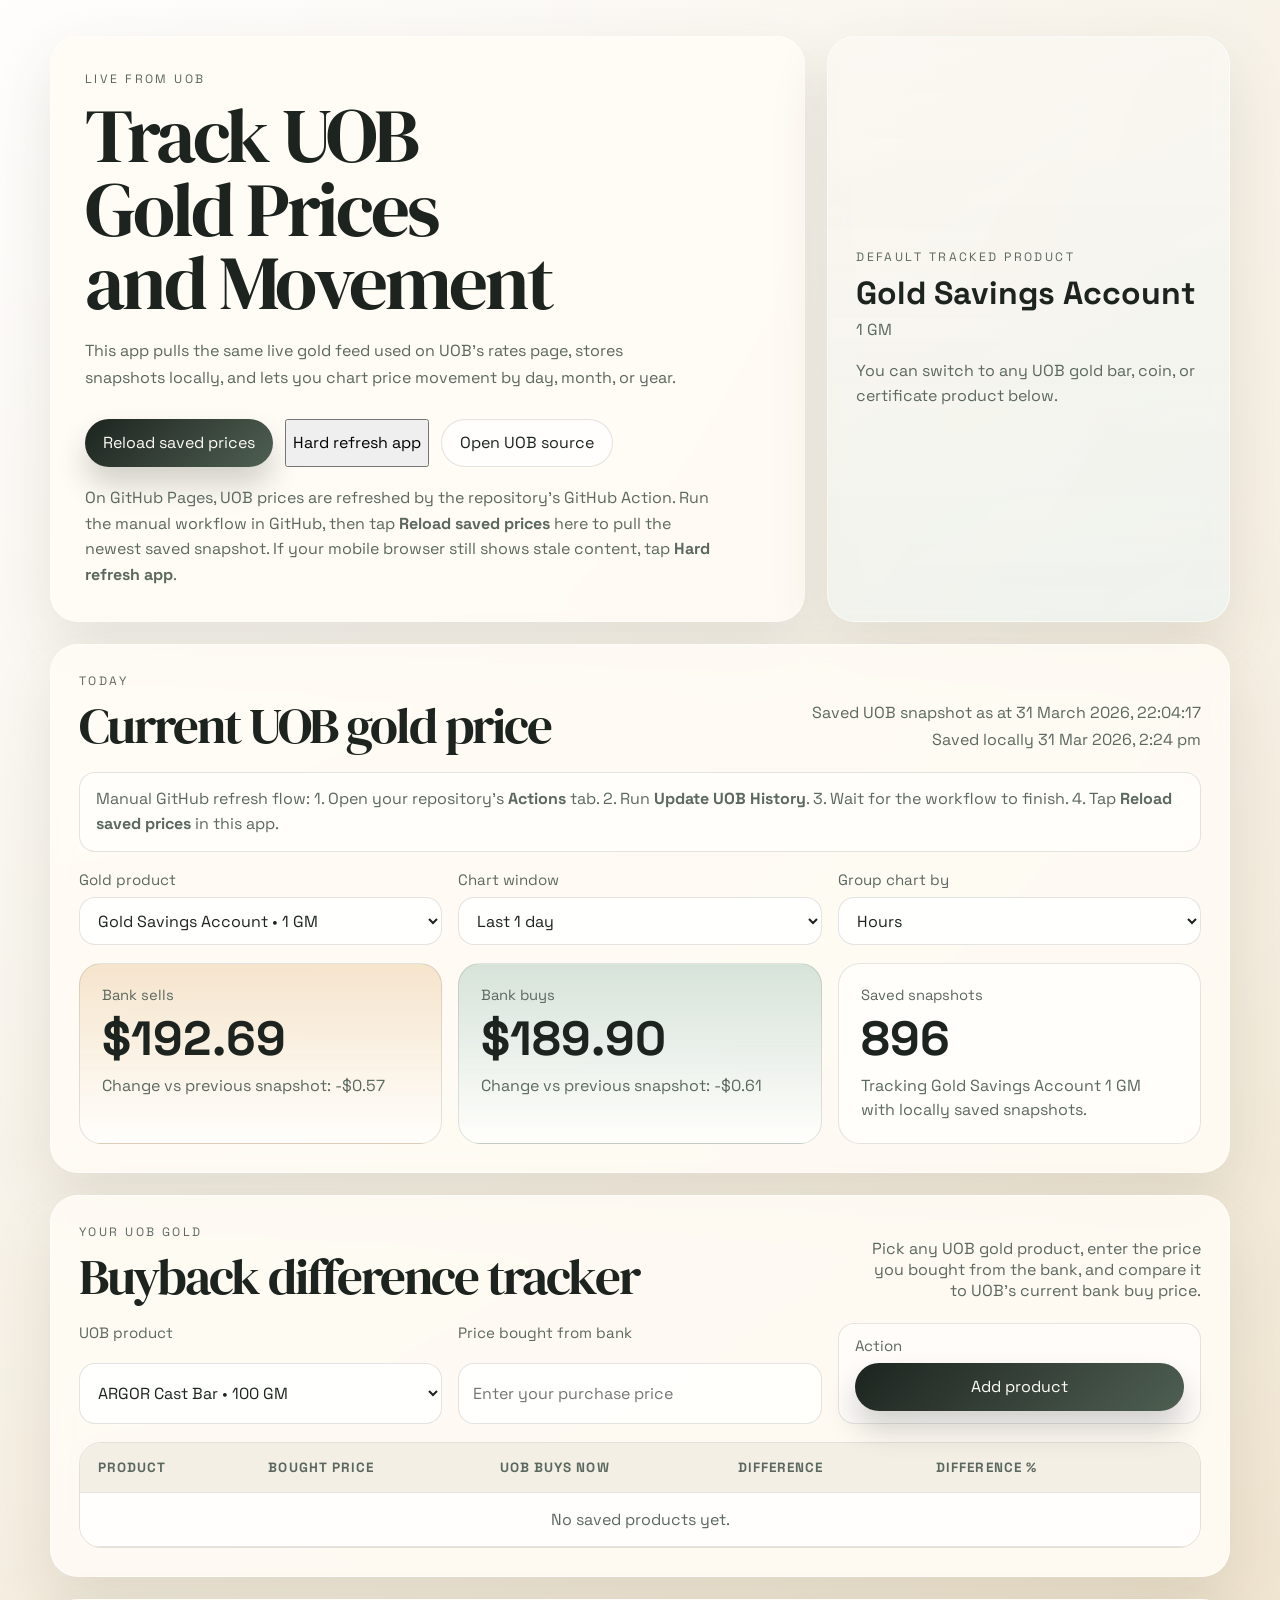
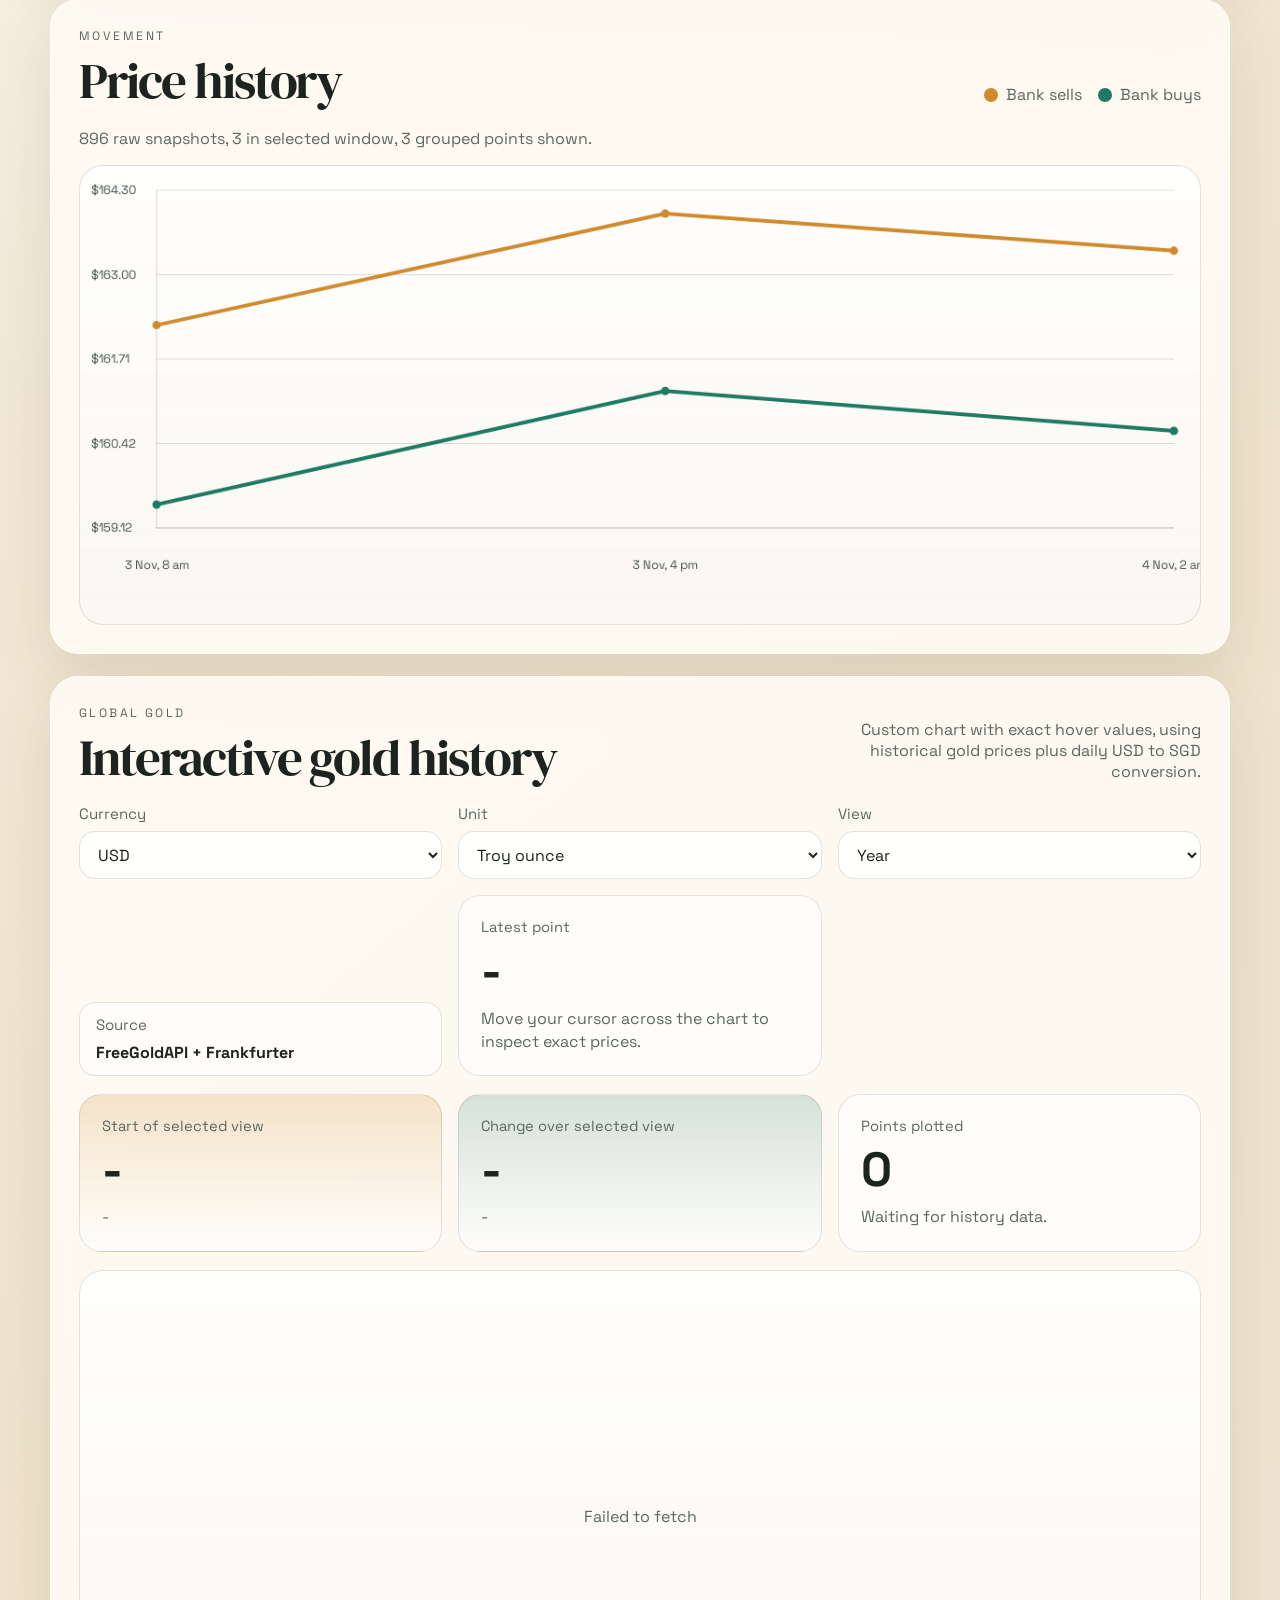
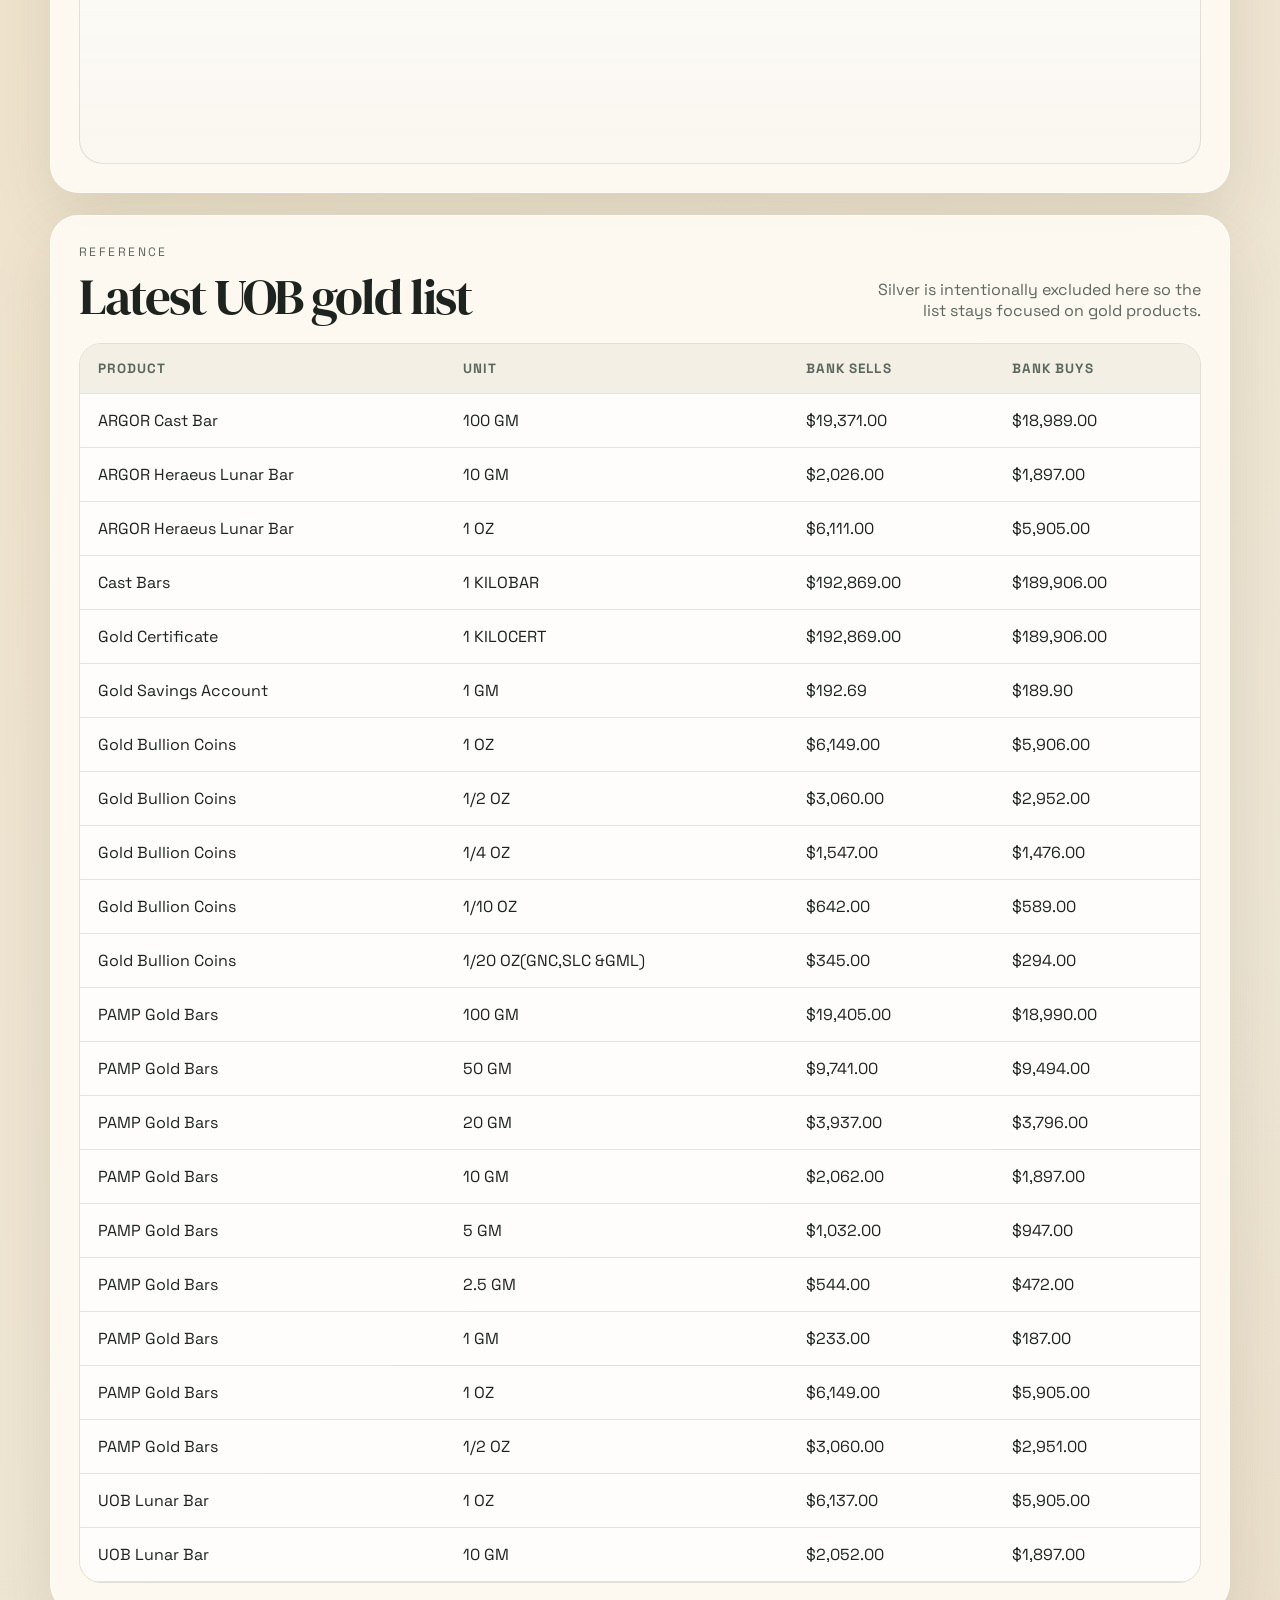
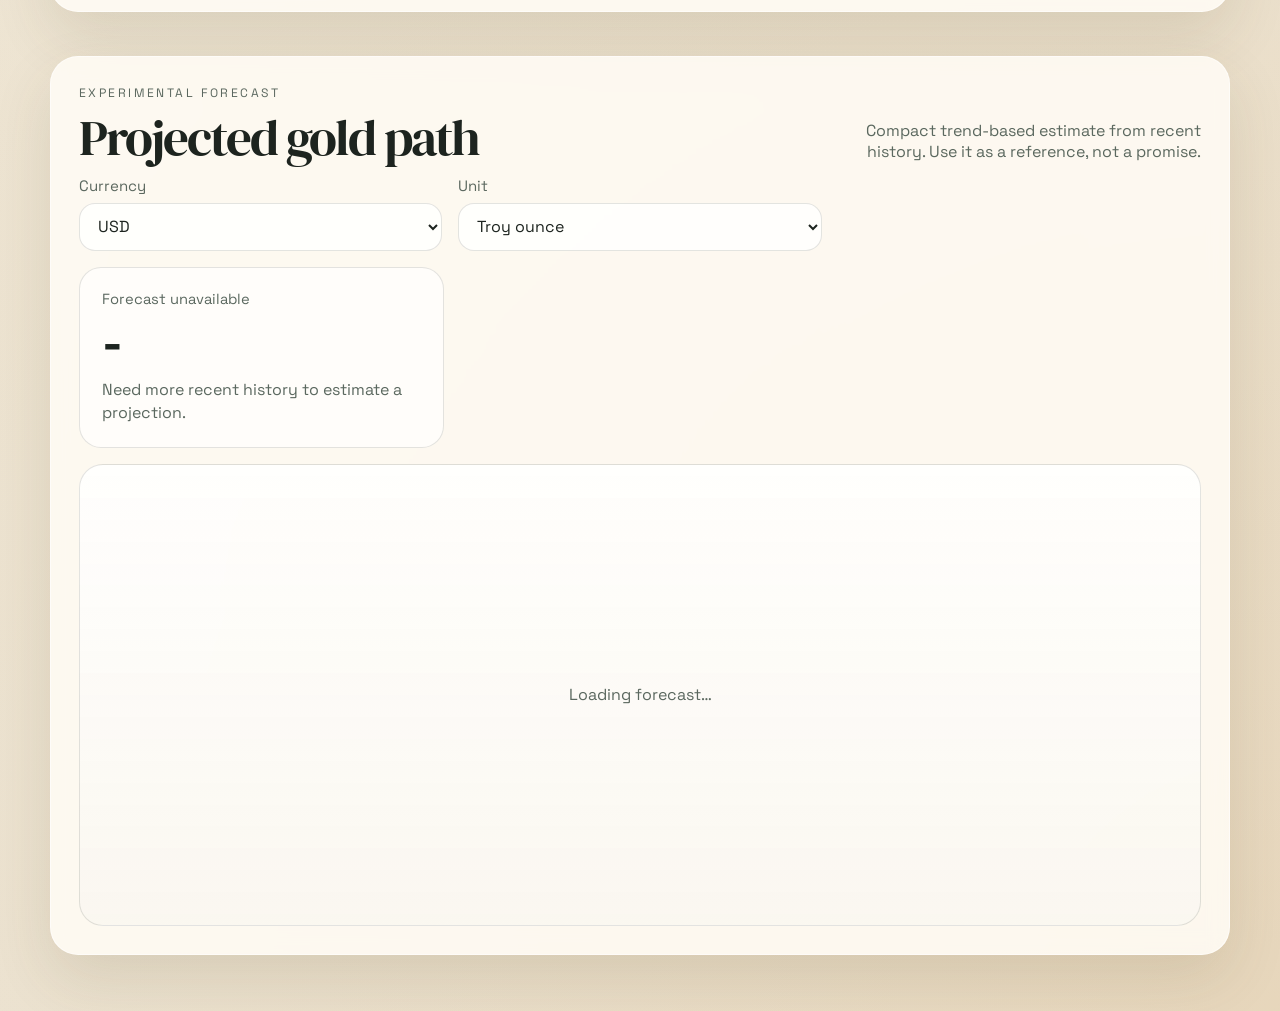
<file: index.html>
<!doctype html>
<html lang="en">
<head>
  <meta charset="utf-8">
  <meta name="viewport" content="width=device-width, initial-scale=1">
  <title>UOB Gold Tracker</title>
  <script>
    const assetVersion = new URLSearchParams(window.location.search).get("reload") || "v1";
    document.write(`<link rel="preconnect" href="https://fonts.googleapis.com">`);
    document.write(`<link rel="preconnect" href="https://fonts.gstatic.com" crossorigin>`);
    document.write(`<link href="https://fonts.googleapis.com/css2?family=Space+Grotesk:wght@400;500;700&family=DM+Serif+Display:ital@0;1&display=swap" rel="stylesheet">`);
    document.write(`<link rel="stylesheet" href="styles.css?v=${assetVersion}">`);
  </script>
</head>
<body>
  <div class="page-shell">
    <header class="hero">
      <div class="hero-copy">
        <p class="eyebrow">Live from UOB</p>
        <h1>Track UOB Gold Prices and Movement</h1>
        <p class="lead">
          This app pulls the same live gold feed used on UOB’s rates page, stores snapshots locally,
          and lets you chart price movement by day, month, or year.
        </p>
        <div class="hero-actions">
          <button id="refreshBtn" class="primary-button" type="button">Reload saved prices</button>
          <button id="hardRefreshBtn" class="ghost-button" type="button">Hard refresh app</button>
          <a class="ghost-link" href="https://www.uobgroup.com/online-rates/gold-and-silver-prices.page" target="_blank" rel="noreferrer">Open UOB source</a>
        </div>
        <p class="hero-helper">
          On GitHub Pages, UOB prices are refreshed by the repository’s GitHub Action. Run the manual workflow in GitHub, then tap
          <strong>Reload saved prices</strong> here to pull the newest saved snapshot. If your mobile browser still shows stale content,
          tap <strong>Hard refresh app</strong>.
        </p>
      </div>
      <div class="hero-card">
        <p class="mini-label">Default tracked product</p>
        <strong>Gold Savings Account</strong>
        <span>1 GM</span>
        <p class="mini-note">You can switch to any UOB gold bar, coin, or certificate product below.</p>
      </div>
    </header>

    <main class="layout">
      <section class="panel spotlight-panel">
        <div class="panel-head">
          <div>
            <p class="section-kicker">Today</p>
            <h2>Current UOB gold price</h2>
          </div>
          <div class="meta-block">
            <span id="uobTimestamp">Waiting for the first fetch…</span>
            <span id="appTimestamp"></span>
          </div>
        </div>

        <div class="panel-note">
          Manual GitHub refresh flow:
          1. Open your repository’s <strong>Actions</strong> tab.
          2. Run <strong>Update UOB History</strong>.
          3. Wait for the workflow to finish.
          4. Tap <strong>Reload saved prices</strong> in this app.
        </div>

        <div class="controls-grid">
          <label class="control">
            <span>Gold product</span>
            <select id="productSelect"></select>
          </label>
          <label class="control">
            <span>Chart window</span>
            <select id="rangeSelect">
              <option value="1">Last 1 day</option>
              <option value="3">Last 3 days</option>
              <option value="10">Last 10 days</option>
              <option value="15">Last 15 days</option>
              <option value="30">Last 30 days</option>
              <option value="90">Last 90 days</option>
              <option value="365">Last 12 months</option>
              <option value="all">All saved history</option>
            </select>
          </label>
          <label class="control">
            <span>Group chart by</span>
            <select id="granularitySelect">
              <option value="hour" selected>Hours</option>
              <option value="day">Days</option>
              <option value="month">Months</option>
              <option value="year">Years</option>
            </select>
          </label>
        </div>

        <div class="price-grid">
          <article class="price-card sell">
            <span class="price-label">Bank sells</span>
            <strong id="bankSellValue">-</strong>
            <span id="sellDelta" class="delta-text">Need at least two snapshots to show movement.</span>
          </article>
          <article class="price-card buy">
            <span class="price-label">Bank buys</span>
            <strong id="bankBuyValue">-</strong>
            <span id="buyDelta" class="delta-text">Snapshots are stored locally in this app.</span>
          </article>
          <article class="price-card history">
            <span class="price-label">Saved snapshots</span>
            <strong id="snapshotCount">0</strong>
            <span id="historyNote" class="delta-text">Refresh regularly to build a richer chart.</span>
          </article>
        </div>
      </section>

      <section class="panel holdings-panel">
        <div class="panel-head">
          <div>
            <p class="section-kicker">Your UOB Gold</p>
            <h2>Buyback difference tracker</h2>
          </div>
          <p class="table-note">Pick any UOB gold product, enter the price you bought from the bank, and compare it to UOB’s current bank buy price.</p>
        </div>

        <div class="controls-grid holdings-controls">
          <label class="control">
            <span>UOB product</span>
            <select id="holdingProductSelect"></select>
          </label>
          <label class="control">
            <span>Price bought from bank</span>
            <input id="holdingBoughtPriceInput" type="number" min="0" step="0.01" placeholder="Enter your purchase price">
          </label>
          <div class="control tracker-note">
            <span>Action</span>
            <button id="addHoldingBtn" class="primary-button" type="button">Add product</button>
          </div>
        </div>

        <div class="table-wrap">
          <table>
            <thead>
              <tr>
                <th>Product</th>
                <th>Bought price</th>
                <th>UOB buys now</th>
                <th>Difference</th>
                <th>Difference %</th>
                <th></th>
              </tr>
            </thead>
            <tbody id="holdingsTableBody">
              <tr class="empty-row">
                <td colspan="6">No saved products yet.</td>
              </tr>
            </tbody>
          </table>
        </div>
      </section>

      <section class="panel chart-panel">
        <div class="panel-head">
          <div>
            <p class="section-kicker">Movement</p>
            <h2>Price history</h2>
          </div>
          <div class="legend">
            <span><i class="legend-swatch sell"></i>Bank sells</span>
            <span><i class="legend-swatch buy"></i>Bank buys</span>
          </div>
        </div>
        <p id="chartStatus" class="chart-status">Waiting for saved UOB snapshots…</p>
        <div class="chart-wrap">
          <canvas id="historyChart" width="1200" height="460"></canvas>
          <div id="historyChartTooltip" class="chart-tooltip chart-tooltip-hidden"></div>
          <div id="chartEmpty" class="chart-empty">
            Save a few live snapshots and the chart will start showing movement here.
          </div>
        </div>
      </section>

      <section class="panel history-two-year-panel">
        <div class="panel-head">
          <div>
            <p class="section-kicker">Global Gold</p>
            <h2>Interactive gold history</h2>
          </div>
          <p class="table-note">Custom chart with exact hover values, using historical gold prices plus daily USD to SGD conversion.</p>
        </div>

        <div class="controls-grid secondary-controls">
          <label class="control">
            <span>Currency</span>
            <select id="globalGoldCurrencySelect">
              <option value="USD" selected>USD</option>
              <option value="SGD">SGD</option>
            </select>
          </label>
          <label class="control">
            <span>Unit</span>
            <select id="globalGoldUnitSelect">
              <option value="ozt" selected>Troy ounce</option>
              <option value="gram">Gram</option>
              <option value="kg">Kilogram</option>
            </select>
          </label>
          <label class="control">
            <span>View</span>
            <select id="globalGoldViewSelect">
              <option value="day">Day</option>
              <option value="month">Month</option>
              <option value="year" selected>Year</option>
            </select>
          </label>
          <div class="control tracker-note">
            <span>Source</span>
            <strong>FreeGoldAPI + Frankfurter</strong>
          </div>
          <article class="price-card history compact-card">
            <span class="price-label">Latest point</span>
            <strong id="globalGoldLatestValue">-</strong>
            <span id="globalGoldNote" class="delta-text">Move your cursor across the chart to inspect exact prices.</span>
          </article>
        </div>

        <div class="price-grid secondary-price-grid">
          <article class="price-card sell">
            <span class="price-label">Start of selected view</span>
            <strong id="globalGoldStartValue">-</strong>
            <span id="globalGoldStartDate" class="delta-text">-</span>
          </article>
          <article class="price-card buy">
            <span class="price-label">Change over selected view</span>
            <strong id="globalGoldChangeValue">-</strong>
            <span id="globalGoldChangeDate" class="delta-text">-</span>
          </article>
          <article class="price-card history">
            <span class="price-label">Points plotted</span>
            <strong id="globalGoldPointCount">0</strong>
            <span id="globalGoldUpdatedAt" class="delta-text">Waiting for history data.</span>
          </article>
        </div>

        <div class="chart-wrap goldprice-widget-wrap">
          <div class="custom-chart-shell" id="globalGoldChartShell">
            <canvas id="globalGoldChart" width="1200" height="460"></canvas>
            <div id="globalGoldTooltip" class="chart-tooltip chart-tooltip-hidden"></div>
          </div>
          <div id="globalGoldEmpty" class="chart-empty">Loading global gold history…</div>
        </div>

      </section>

      <section class="panel table-panel">
        <div class="panel-head">
          <div>
            <p class="section-kicker">Reference</p>
            <h2>Latest UOB gold list</h2>
          </div>
          <p class="table-note">Silver is intentionally excluded here so the list stays focused on gold products.</p>
        </div>
        <div class="table-wrap">
          <table>
            <thead>
              <tr>
                <th>Product</th>
                <th>Unit</th>
                <th>Bank sells</th>
                <th>Bank buys</th>
              </tr>
            </thead>
            <tbody id="latestTableBody">
              <tr class="empty-row">
                <td colspan="4">No UOB data loaded yet.</td>
              </tr>
            </tbody>
          </table>
        </div>
      </section>

      <section class="panel forecast-block">
        <div class="panel-head forecast-head">
          <div>
            <p class="section-kicker">Experimental Forecast</p>
            <h2>Projected gold path</h2>
          </div>
          <p class="table-note">Compact trend-based estimate from recent history. Use it as a reference, not a promise.</p>
        </div>
        <div class="controls-grid forecast-controls">
          <label class="control">
            <span>Currency</span>
            <select id="forecastCurrencySelect">
              <option value="USD" selected>USD</option>
              <option value="SGD">SGD</option>
            </select>
          </label>
          <label class="control">
            <span>Unit</span>
            <select id="forecastUnitSelect">
              <option value="ozt" selected>Troy ounce</option>
              <option value="gram">Gram</option>
              <option value="kg">Kilogram</option>
            </select>
          </label>
        </div>
        <div class="forecast-grid" id="forecastCards">
          <article class="price-card history compact-card">
            <span class="price-label">Forecast</span>
            <strong>-</strong>
            <span class="delta-text">Loading forecast…</span>
          </article>
        </div>
        <div class="chart-wrap forecast-chart-wrap">
          <div class="custom-chart-shell">
            <canvas id="forecastChart" width="1200" height="280"></canvas>
          </div>
          <div id="forecastEmpty" class="chart-empty">Loading forecast…</div>
        </div>
      </section>
    </main>
  </div>

  <script>
    document.write(`<script src="app.js?v=${assetVersion}"><\/script>`);
  </script>
</body>
</html>
</file>
<file: styles.css>
:root {
  --bg: #f4efe5;
  --bg-strong: #e7dbc6;
  --panel: rgba(255, 252, 245, 0.88);
  --text: #1d241f;
  --muted: #5b685f;
  --line: rgba(29, 36, 31, 0.12);
  --gold: #d08b2e;
  --gold-soft: rgba(208, 139, 46, 0.14);
  --green: #1f7a64;
  --green-soft: rgba(31, 122, 100, 0.14);
  --shadow: 0 24px 60px rgba(77, 62, 29, 0.12);
}

* {
  box-sizing: border-box;
}

body {
  margin: 0;
  min-height: 100vh;
  font-family: "Space Grotesk", sans-serif;
  color: var(--text);
  background:
    radial-gradient(circle at top left, rgba(255, 255, 255, 0.9), transparent 34%),
    radial-gradient(circle at bottom right, rgba(208, 139, 46, 0.18), transparent 28%),
    linear-gradient(140deg, #f6f1e6 0%, #efe3cd 46%, #ece7db 100%);
}

button,
input,
select,
a {
  font: inherit;
}

.page-shell {
  width: min(1180px, calc(100% - 32px));
  margin: 0 auto;
  padding: 36px 0 56px;
}

.hero {
  display: grid;
  grid-template-columns: minmax(0, 1.5fr) minmax(280px, 0.8fr);
  gap: 22px;
  align-items: stretch;
  margin-bottom: 22px;
}

.hero-copy,
.hero-card,
.panel {
  background: var(--panel);
  backdrop-filter: blur(10px);
  border: 1px solid rgba(255, 255, 255, 0.55);
  border-radius: 28px;
  box-shadow: var(--shadow);
}

.hero-copy {
  padding: 34px;
}

.eyebrow,
.section-kicker,
.mini-label {
  margin: 0 0 12px;
  text-transform: uppercase;
  letter-spacing: 0.2em;
  font-size: 0.76rem;
  color: var(--muted);
}

.hero h1,
.panel h2 {
  margin: 0;
  font-family: "DM Serif Display", serif;
  font-weight: 400;
  line-height: 0.96;
  letter-spacing: -0.04em;
}

.hero h1 {
  font-size: clamp(2.8rem, 6vw, 5.4rem);
  max-width: 12ch;
}

.lead {
  max-width: 62ch;
  margin: 18px 0 0;
  color: var(--muted);
  line-height: 1.65;
}

.hero-helper {
  margin: 18px 0 0;
  color: var(--muted);
  line-height: 1.6;
  max-width: 64ch;
}

.hero-actions {
  display: flex;
  flex-wrap: wrap;
  gap: 12px;
  margin-top: 28px;
}

.primary-button,
.ghost-link {
  display: inline-flex;
  align-items: center;
  justify-content: center;
  min-height: 48px;
  padding: 0 18px;
  border-radius: 999px;
  text-decoration: none;
  transition: transform 160ms ease, box-shadow 160ms ease, background 160ms ease;
}

.primary-button {
  border: 0;
  background: linear-gradient(135deg, #1d241f 0%, #4f5f52 100%);
  color: #fffdf7;
  box-shadow: 0 18px 30px rgba(29, 36, 31, 0.2);
  cursor: pointer;
}

.primary-button:disabled {
  opacity: 0.7;
  cursor: progress;
}

.ghost-link {
  border: 1px solid var(--line);
  color: var(--text);
  background: rgba(255, 255, 255, 0.62);
}

.primary-button:hover,
.ghost-link:hover {
  transform: translateY(-1px);
}

.hero-card {
  padding: 28px;
  display: flex;
  flex-direction: column;
  justify-content: center;
  background:
    linear-gradient(180deg, rgba(255, 255, 255, 0.72), rgba(255, 255, 255, 0.62)),
    linear-gradient(150deg, rgba(208, 139, 46, 0.18), rgba(31, 122, 100, 0.16));
}

.hero-card strong {
  font-size: 2rem;
  line-height: 1.05;
}

.hero-card span {
  margin-top: 8px;
  color: var(--muted);
}

.mini-note {
  margin: 18px 0 0;
  color: var(--muted);
  line-height: 1.6;
}

.layout {
  display: grid;
  gap: 22px;
}

.panel {
  padding: 28px;
}

.panel-head {
  display: flex;
  justify-content: space-between;
  align-items: end;
  gap: 18px;
  margin-bottom: 22px;
}

.panel h2 {
  font-size: clamp(2rem, 4vw, 3.2rem);
}

.meta-block {
  display: grid;
  gap: 6px;
  text-align: right;
  color: var(--muted);
}

.panel-note {
  margin-bottom: 18px;
  padding: 14px 16px;
  border-radius: 16px;
  border: 1px solid var(--line);
  background: rgba(255, 255, 255, 0.58);
  color: var(--muted);
  line-height: 1.55;
}

.controls-grid,
.price-grid {
  display: grid;
  gap: 16px;
}

.controls-grid {
  grid-template-columns: repeat(3, minmax(0, 1fr));
}

.control {
  display: grid;
  gap: 8px;
  color: var(--muted);
}

.tracker-note {
  align-self: end;
  min-height: 48px;
  padding: 12px 16px;
  border-radius: 16px;
  border: 1px solid var(--line);
  background: rgba(255, 255, 255, 0.6);
}

.tracker-note strong {
  color: var(--text);
  font-size: 1rem;
}

.compact-card strong {
  font-size: clamp(1.5rem, 3vw, 2.1rem);
}

.control span {
  font-size: 0.94rem;
}

select {
  width: 100%;
  min-height: 48px;
  border-radius: 16px;
  border: 1px solid var(--line);
  background: rgba(255, 255, 255, 0.78);
  padding: 0 14px;
  color: var(--text);
}

input[type="number"] {
  width: 100%;
  min-height: 48px;
  border-radius: 16px;
  border: 1px solid var(--line);
  background: rgba(255, 255, 255, 0.78);
  padding: 0 14px;
  color: var(--text);
}

.price-grid {
  grid-template-columns: repeat(3, minmax(0, 1fr));
  margin-top: 18px;
}

.price-card {
  border-radius: 22px;
  padding: 22px;
  border: 1px solid var(--line);
  background: rgba(255, 255, 255, 0.65);
}

.price-card.sell {
  background: linear-gradient(180deg, rgba(208, 139, 46, 0.2), rgba(255, 255, 255, 0.68));
}

.price-card.buy {
  background: linear-gradient(180deg, rgba(31, 122, 100, 0.18), rgba(255, 255, 255, 0.68));
}

.price-label {
  display: block;
  font-size: 0.92rem;
  color: var(--muted);
  margin-bottom: 10px;
}

.price-card strong {
  display: block;
  font-size: clamp(1.8rem, 4vw, 3rem);
  line-height: 1.05;
}

.delta-text {
  display: block;
  margin-top: 10px;
  color: var(--muted);
  line-height: 1.45;
}

.legend {
  display: flex;
  gap: 16px;
  flex-wrap: wrap;
  color: var(--muted);
}

.legend span {
  display: inline-flex;
  align-items: center;
  gap: 8px;
}

.chart-status {
  margin: 0 0 14px;
  color: var(--muted);
  line-height: 1.5;
}

.legend-swatch {
  width: 14px;
  height: 14px;
  border-radius: 999px;
  display: inline-block;
}

.legend-swatch.sell {
  background: var(--gold);
}

.legend-swatch.buy {
  background: var(--green);
}

.chart-wrap {
  position: relative;
  overflow: auto;
  border-radius: 24px;
  border: 1px solid var(--line);
  background:
    linear-gradient(180deg, rgba(255, 255, 255, 0.84), rgba(250, 247, 240, 0.92));
  min-height: 460px;
}

.history-two-year-panel .chart-wrap {
  margin-top: 18px;
}

.goldprice-widget-wrap {
  display: block;
  padding: 16px;
}

.forecast-block {
  margin-top: 22px;
}

.forecast-head {
  margin-bottom: 14px;
}

.forecast-grid {
  display: grid;
  grid-template-columns: repeat(3, minmax(0, 1fr));
  gap: 14px;
  margin-bottom: 16px;
}

.forecast-controls {
  margin-bottom: 16px;
}

.forecast-chart-wrap {
  min-height: 280px;
}

.forecast-value {
  font-size: clamp(1.8rem, 3.2vw, 2.7rem) !important;
  overflow-wrap: anywhere;
}

.custom-chart-shell {
  width: 100%;
  min-height: 460px;
  position: relative;
}

.chart-empty-hidden {
  display: none;
}

.chart-tooltip {
  position: absolute;
  min-width: 150px;
  padding: 10px 12px;
  border-radius: 14px;
  background: rgba(29, 36, 31, 0.92);
  color: #fffdf7;
  box-shadow: 0 16px 32px rgba(29, 36, 31, 0.28);
  pointer-events: none;
  display: grid;
  gap: 4px;
}

.chart-tooltip strong {
  font-size: 1rem;
}

.chart-tooltip span {
  font-size: 0.84rem;
  color: rgba(255, 253, 247, 0.82);
}

.chart-tooltip-hidden {
  display: none;
}

canvas {
  width: 100%;
  height: auto;
  display: block;
  cursor: crosshair;
  touch-action: pan-x pan-y;
}

.chart-empty {
  position: absolute;
  inset: 0;
  display: grid;
  place-items: center;
  padding: 24px;
  text-align: center;
  color: var(--muted);
}

.table-note {
  margin: 0;
  color: var(--muted);
  max-width: 34ch;
  text-align: right;
}

.table-wrap {
  overflow: auto;
  border-radius: 22px;
  border: 1px solid var(--line);
}

.holdings-controls {
  margin-bottom: 18px;
}

.table-action-button {
  min-height: 36px;
  padding: 0 12px;
  border-radius: 999px;
  border: 1px solid var(--line);
  background: rgba(255, 255, 255, 0.7);
  cursor: pointer;
}

.positive-cell {
  color: #1f7a64;
  font-weight: 600;
}

.negative-cell {
  color: #b0502f;
  font-weight: 600;
}

table {
  width: 100%;
  border-collapse: collapse;
  min-width: 680px;
  background: rgba(255, 255, 255, 0.72);
}

th,
td {
  text-align: left;
  padding: 16px 18px;
  border-bottom: 1px solid var(--line);
}

th {
  font-size: 0.84rem;
  letter-spacing: 0.08em;
  text-transform: uppercase;
  color: var(--muted);
  background: rgba(231, 219, 198, 0.44);
}

.empty-row td {
  text-align: center;
  color: var(--muted);
}

@media (max-width: 920px) {
  .hero,
  .controls-grid,
  .price-grid {
    grid-template-columns: 1fr;
  }

  .panel-head {
    align-items: start;
    flex-direction: column;
  }

  .meta-block,
  .table-note {
    text-align: left;
  }
}

@media (max-width: 640px) {
  .page-shell {
    width: min(100% - 20px, 1180px);
    padding-top: 20px;
  }

  .hero-copy,
  .hero-card,
  .panel {
    padding: 22px;
    border-radius: 24px;
  }

  .hero h1 {
    max-width: none;
  }
}
</file>
